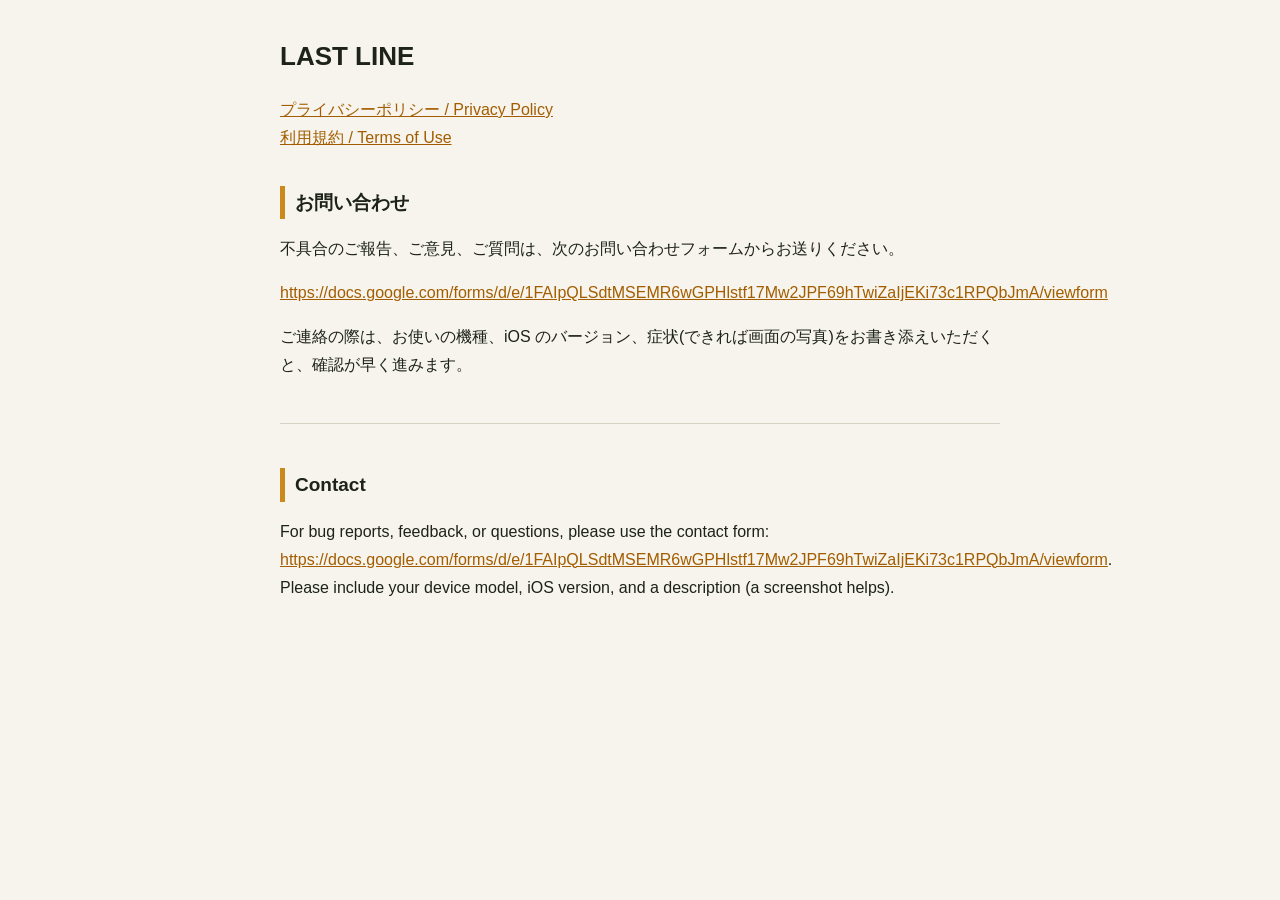
<file: index.html>
<!doctype html><html lang="ja"><head><meta charset="utf-8"><meta name="viewport" content="width=device-width,initial-scale=1"><title>LAST LINE サポート / Support</title><link rel="stylesheet" href="style.css"></head><body>
<h1>LAST LINE</h1>
<p><a href="privacy.html">プライバシーポリシー / Privacy Policy</a><br><a href="terms.html">利用規約 / Terms of Use</a></p>
<h2>お問い合わせ</h2>
<p>不具合のご報告、ご意見、ご質問は、次のお問い合わせフォームからお送りください。</p>
<p><a href="https://docs.google.com/forms/d/e/1FAIpQLSdtMSEMR6wGPHlstf17Mw2JPF69hTwiZaIjEKi73c1RPQbJmA/viewform">https://docs.google.com/forms/d/e/1FAIpQLSdtMSEMR6wGPHlstf17Mw2JPF69hTwiZaIjEKi73c1RPQbJmA/viewform</a></p>
<p>ご連絡の際は、お使いの機種、iOS のバージョン、症状(できれば画面の写真)をお書き添えいただくと、確認が早く進みます。</p>
<hr>
<h2>Contact</h2>
<p>For bug reports, feedback, or questions, please use the contact form: <a href="https://docs.google.com/forms/d/e/1FAIpQLSdtMSEMR6wGPHlstf17Mw2JPF69hTwiZaIjEKi73c1RPQbJmA/viewform">https://docs.google.com/forms/d/e/1FAIpQLSdtMSEMR6wGPHlstf17Mw2JPF69hTwiZaIjEKi73c1RPQbJmA/viewform</a>. Please include your device model, iOS version, and a description (a screenshot helps).</p>
</body></html>
</file>
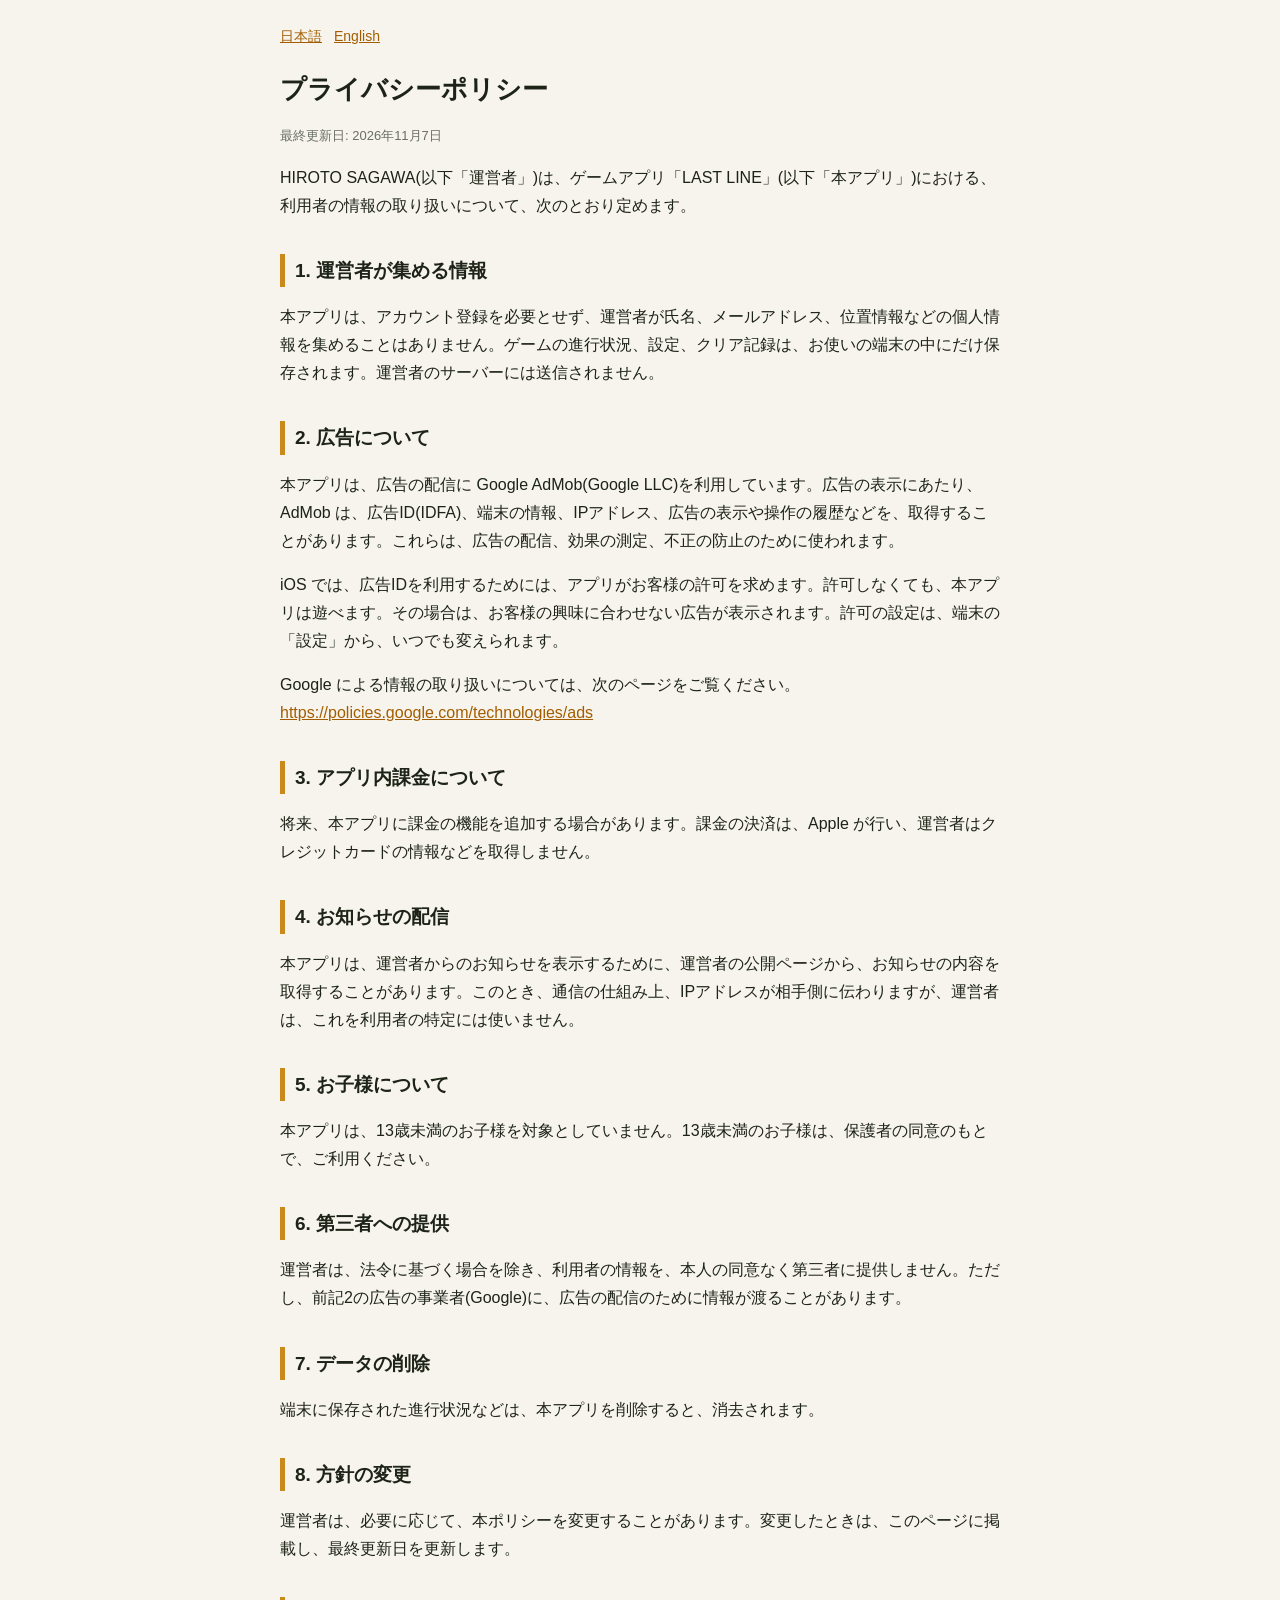
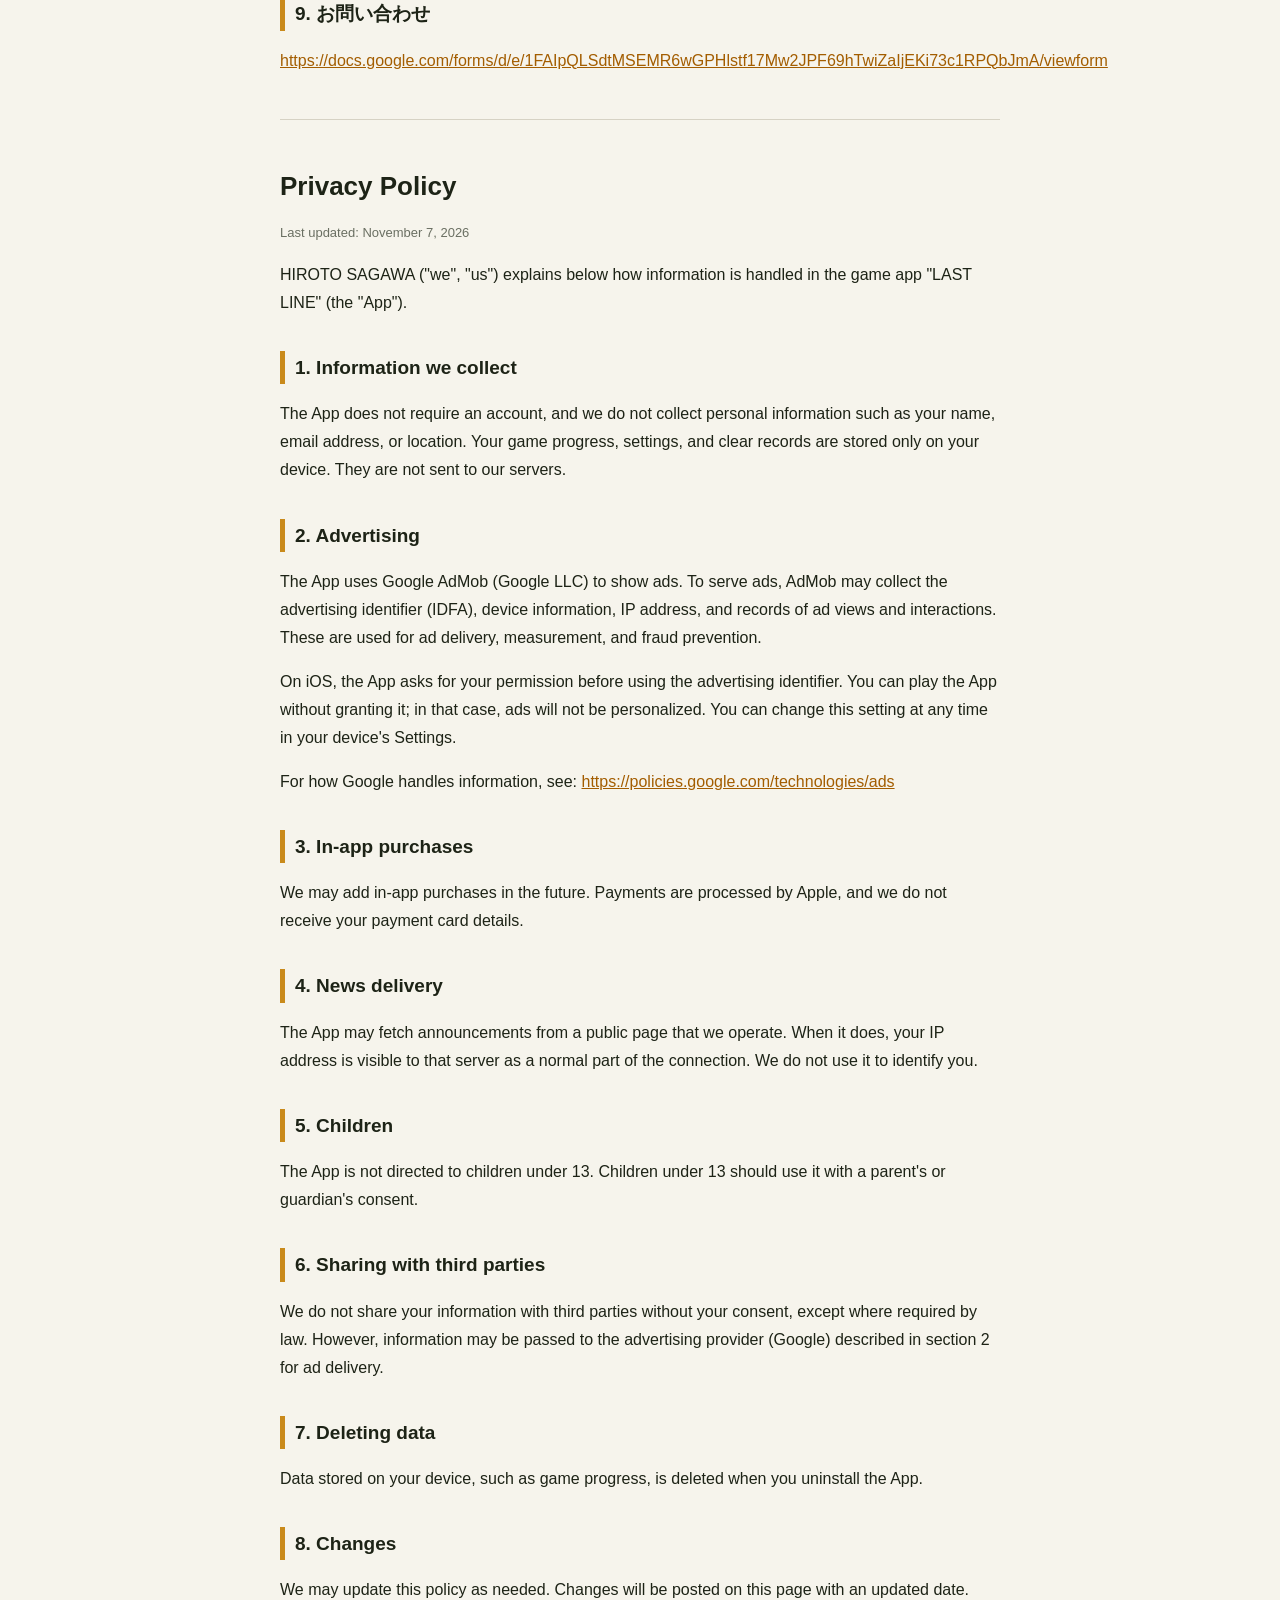
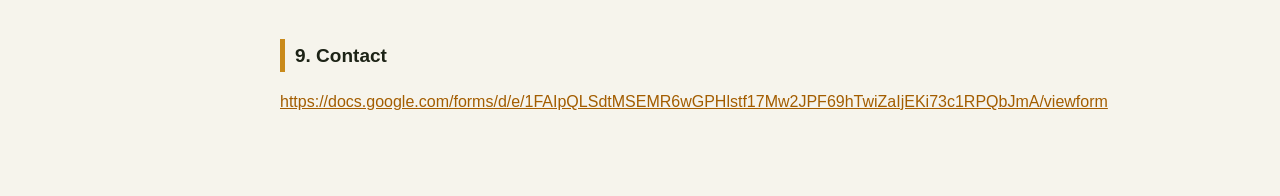
<file: privacy.html>
<!doctype html><html lang="ja"><head><meta charset="utf-8"><meta name="viewport" content="width=device-width,initial-scale=1"><title>プライバシーポリシー / Privacy Policy - LAST LINE</title><link rel="stylesheet" href="style.css"></head><body>
<div class="lang"><a href="#ja">日本語</a><a href="#en">English</a></div>
<section id="ja">
<h1>プライバシーポリシー</h1>
<p class="note">最終更新日: 2026年11月7日</p>
<p>HIROTO SAGAWA(以下「運営者」)は、ゲームアプリ「LAST LINE」(以下「本アプリ」)における、利用者の情報の取り扱いについて、次のとおり定めます。</p>
<h2>1. 運営者が集める情報</h2>
<p>本アプリは、アカウント登録を必要とせず、運営者が氏名、メールアドレス、位置情報などの個人情報を集めることはありません。ゲームの進行状況、設定、クリア記録は、お使いの端末の中にだけ保存されます。運営者のサーバーには送信されません。</p>
<h2>2. 広告について</h2>
<p>本アプリは、広告の配信に Google AdMob(Google LLC)を利用しています。広告の表示にあたり、AdMob は、広告ID(IDFA)、端末の情報、IPアドレス、広告の表示や操作の履歴などを、取得することがあります。これらは、広告の配信、効果の測定、不正の防止のために使われます。</p>
<p>iOS では、広告IDを利用するためには、アプリがお客様の許可を求めます。許可しなくても、本アプリは遊べます。その場合は、お客様の興味に合わせない広告が表示されます。許可の設定は、端末の「設定」から、いつでも変えられます。</p>
<p>Google による情報の取り扱いについては、次のページをご覧ください。<br><a href="https://policies.google.com/technologies/ads?hl=ja">https://policies.google.com/technologies/ads</a></p>
<h2>3. アプリ内課金について</h2>
<p>将来、本アプリに課金の機能を追加する場合があります。課金の決済は、Apple が行い、運営者はクレジットカードの情報などを取得しません。</p>
<h2>4. お知らせの配信</h2>
<p>本アプリは、運営者からのお知らせを表示するために、運営者の公開ページから、お知らせの内容を取得することがあります。このとき、通信の仕組み上、IPアドレスが相手側に伝わりますが、運営者は、これを利用者の特定には使いません。</p>
<h2>5. お子様について</h2>
<p>本アプリは、13歳未満のお子様を対象としていません。13歳未満のお子様は、保護者の同意のもとで、ご利用ください。</p>
<h2>6. 第三者への提供</h2>
<p>運営者は、法令に基づく場合を除き、利用者の情報を、本人の同意なく第三者に提供しません。ただし、前記2の広告の事業者(Google)に、広告の配信のために情報が渡ることがあります。</p>
<h2>7. データの削除</h2>
<p>端末に保存された進行状況などは、本アプリを削除すると、消去されます。</p>
<h2>8. 方針の変更</h2>
<p>運営者は、必要に応じて、本ポリシーを変更することがあります。変更したときは、このページに掲載し、最終更新日を更新します。</p>
<h2>9. お問い合わせ</h2>
<p><a href="https://docs.google.com/forms/d/e/1FAIpQLSdtMSEMR6wGPHlstf17Mw2JPF69hTwiZaIjEKi73c1RPQbJmA/viewform">https://docs.google.com/forms/d/e/1FAIpQLSdtMSEMR6wGPHlstf17Mw2JPF69hTwiZaIjEKi73c1RPQbJmA/viewform</a></p>
</section>
<hr>
<section id="en">
<h1>Privacy Policy</h1>
<p class="note">Last updated: November 7, 2026</p>
<p>HIROTO SAGAWA ("we", "us") explains below how information is handled in the game app "LAST LINE" (the "App").</p>
<h2>1. Information we collect</h2>
<p>The App does not require an account, and we do not collect personal information such as your name, email address, or location. Your game progress, settings, and clear records are stored only on your device. They are not sent to our servers.</p>
<h2>2. Advertising</h2>
<p>The App uses Google AdMob (Google LLC) to show ads. To serve ads, AdMob may collect the advertising identifier (IDFA), device information, IP address, and records of ad views and interactions. These are used for ad delivery, measurement, and fraud prevention.</p>
<p>On iOS, the App asks for your permission before using the advertising identifier. You can play the App without granting it; in that case, ads will not be personalized. You can change this setting at any time in your device's Settings.</p>
<p>For how Google handles information, see: <a href="https://policies.google.com/technologies/ads">https://policies.google.com/technologies/ads</a></p>
<h2>3. In-app purchases</h2>
<p>We may add in-app purchases in the future. Payments are processed by Apple, and we do not receive your payment card details.</p>
<h2>4. News delivery</h2>
<p>The App may fetch announcements from a public page that we operate. When it does, your IP address is visible to that server as a normal part of the connection. We do not use it to identify you.</p>
<h2>5. Children</h2>
<p>The App is not directed to children under 13. Children under 13 should use it with a parent's or guardian's consent.</p>
<h2>6. Sharing with third parties</h2>
<p>We do not share your information with third parties without your consent, except where required by law. However, information may be passed to the advertising provider (Google) described in section 2 for ad delivery.</p>
<h2>7. Deleting data</h2>
<p>Data stored on your device, such as game progress, is deleted when you uninstall the App.</p>
<h2>8. Changes</h2>
<p>We may update this policy as needed. Changes will be posted on this page with an updated date.</p>
<h2>9. Contact</h2>
<p><a href="https://docs.google.com/forms/d/e/1FAIpQLSdtMSEMR6wGPHlstf17Mw2JPF69hTwiZaIjEKi73c1RPQbJmA/viewform">https://docs.google.com/forms/d/e/1FAIpQLSdtMSEMR6wGPHlstf17Mw2JPF69hTwiZaIjEKi73c1RPQbJmA/viewform</a></p>
</section>
</body></html>
</file>
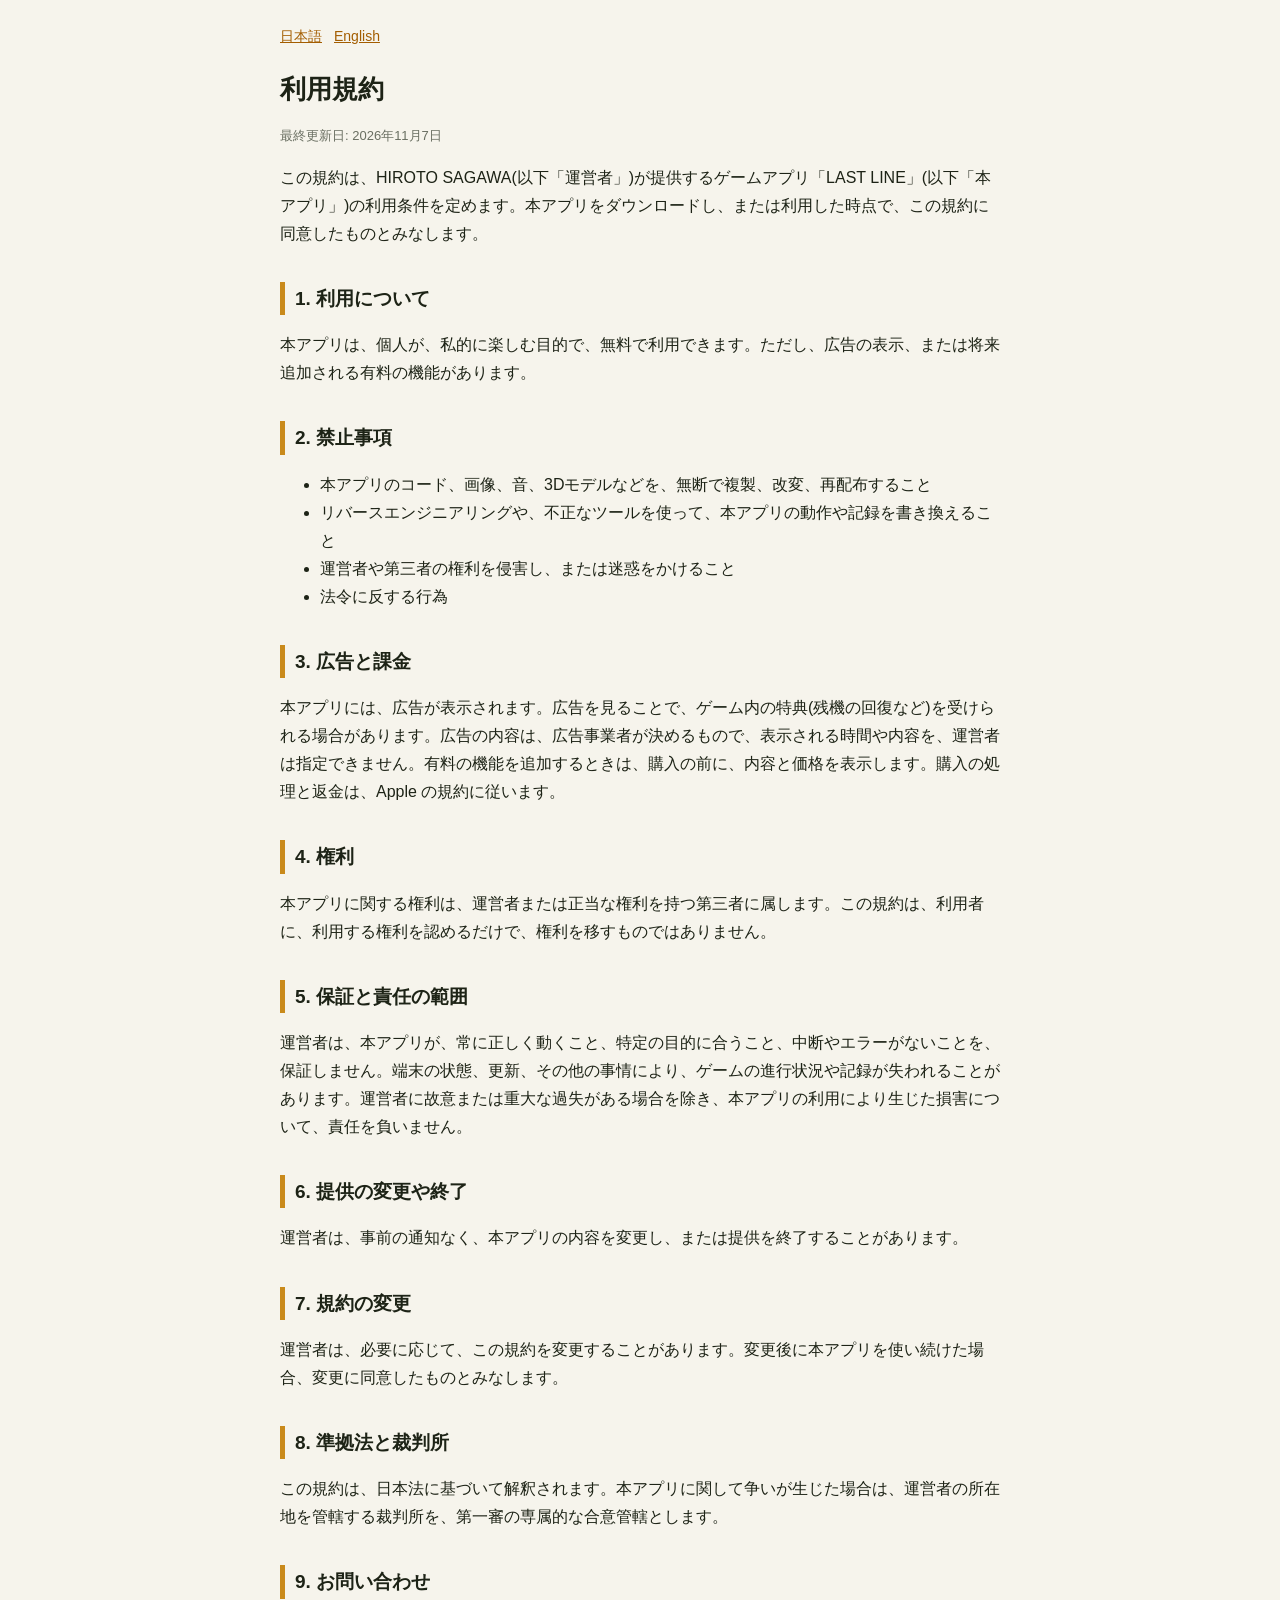
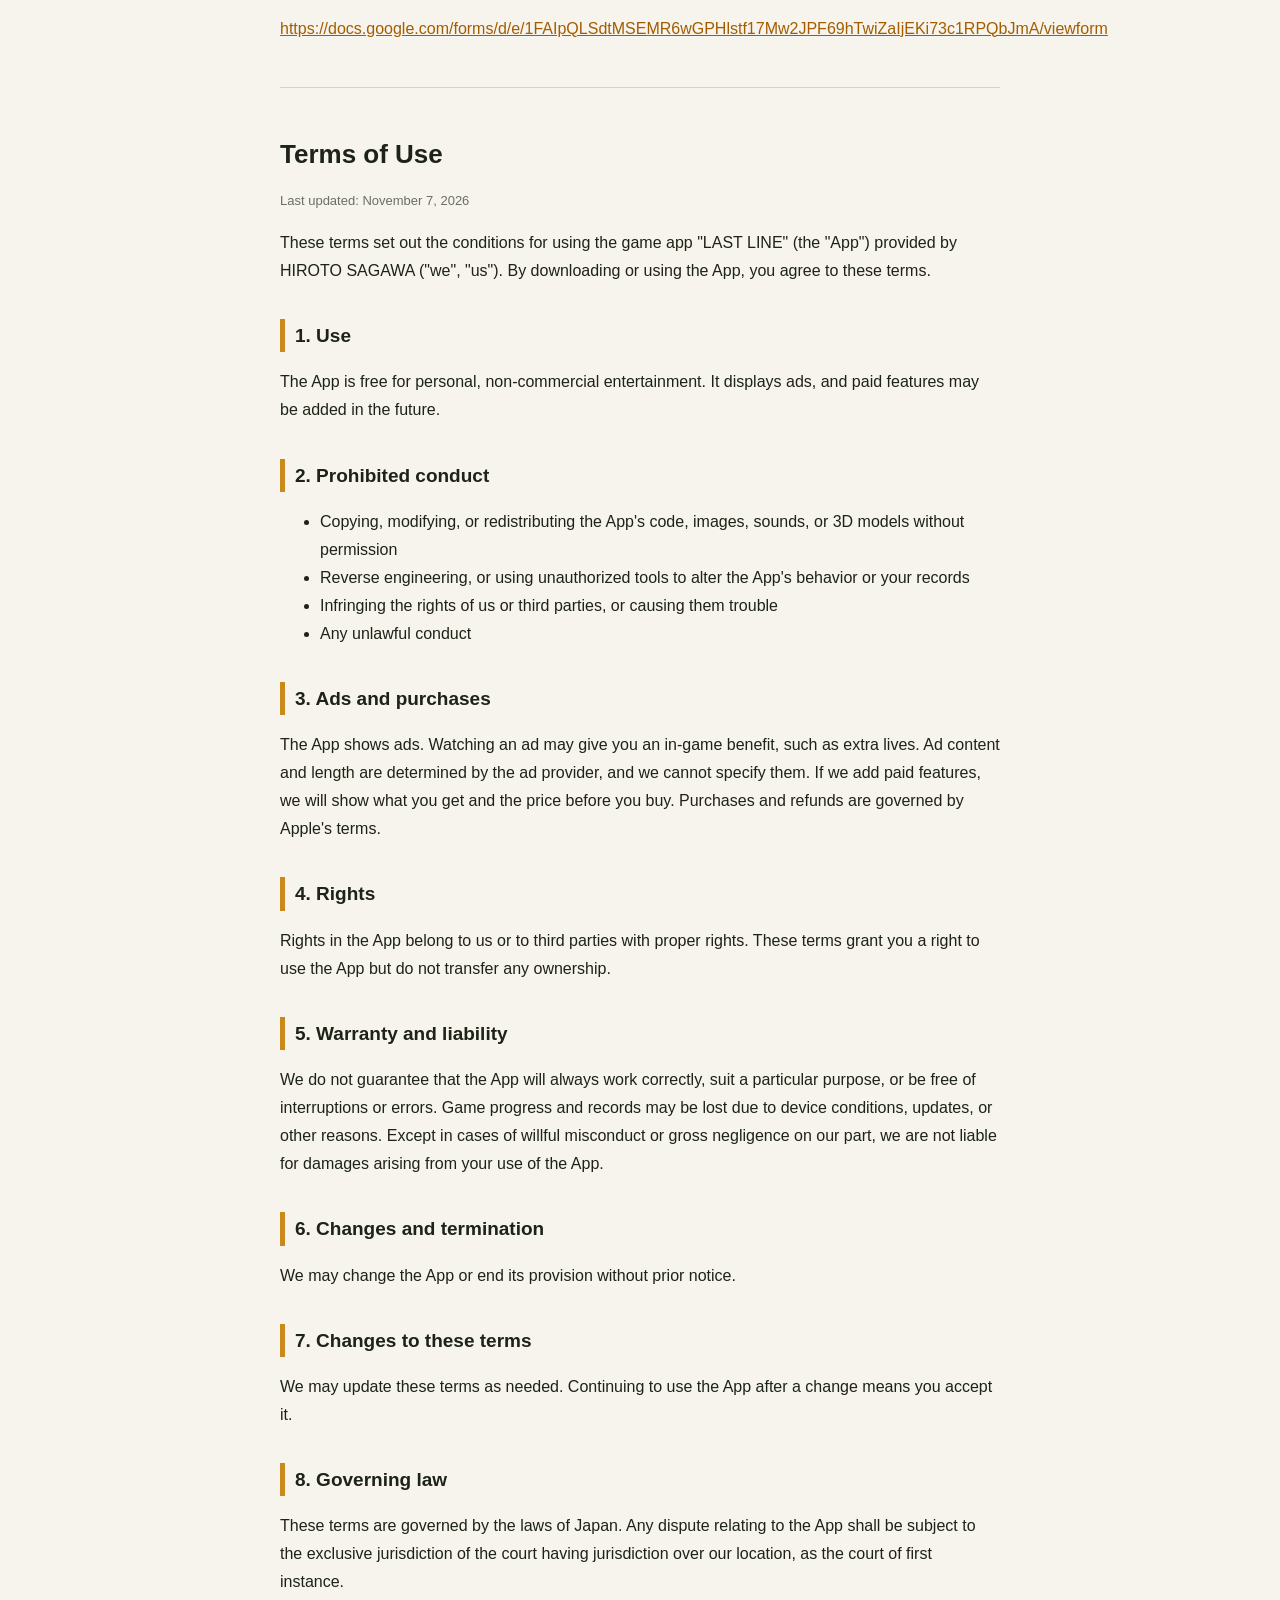
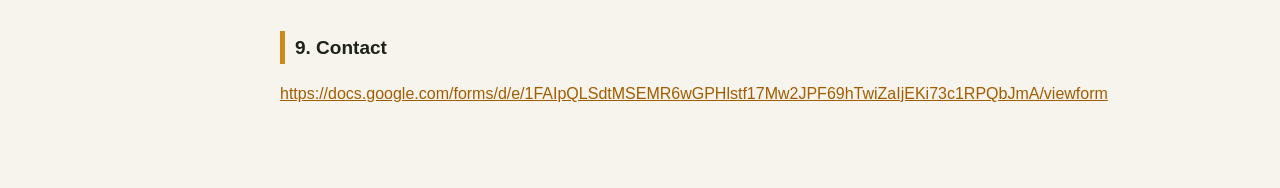
<file: terms.html>
<!doctype html><html lang="ja"><head><meta charset="utf-8"><meta name="viewport" content="width=device-width,initial-scale=1"><title>利用規約 / Terms of Use - LAST LINE</title><link rel="stylesheet" href="style.css"></head><body>
<div class="lang"><a href="#ja">日本語</a><a href="#en">English</a></div>
<section id="ja">
<h1>利用規約</h1>
<p class="note">最終更新日: 2026年11月7日</p>
<p>この規約は、HIROTO SAGAWA(以下「運営者」)が提供するゲームアプリ「LAST LINE」(以下「本アプリ」)の利用条件を定めます。本アプリをダウンロードし、または利用した時点で、この規約に同意したものとみなします。</p>
<h2>1. 利用について</h2>
<p>本アプリは、個人が、私的に楽しむ目的で、無料で利用できます。ただし、広告の表示、または将来追加される有料の機能があります。</p>
<h2>2. 禁止事項</h2>
<ul><li>本アプリのコード、画像、音、3Dモデルなどを、無断で複製、改変、再配布すること</li><li>リバースエンジニアリングや、不正なツールを使って、本アプリの動作や記録を書き換えること</li><li>運営者や第三者の権利を侵害し、または迷惑をかけること</li><li>法令に反する行為</li></ul>
<h2>3. 広告と課金</h2>
<p>本アプリには、広告が表示されます。広告を見ることで、ゲーム内の特典(残機の回復など)を受けられる場合があります。広告の内容は、広告事業者が決めるもので、表示される時間や内容を、運営者は指定できません。有料の機能を追加するときは、購入の前に、内容と価格を表示します。購入の処理と返金は、Apple の規約に従います。</p>
<h2>4. 権利</h2>
<p>本アプリに関する権利は、運営者または正当な権利を持つ第三者に属します。この規約は、利用者に、利用する権利を認めるだけで、権利を移すものではありません。</p>
<h2>5. 保証と責任の範囲</h2>
<p>運営者は、本アプリが、常に正しく動くこと、特定の目的に合うこと、中断やエラーがないことを、保証しません。端末の状態、更新、その他の事情により、ゲームの進行状況や記録が失われることがあります。運営者に故意または重大な過失がある場合を除き、本アプリの利用により生じた損害について、責任を負いません。</p>
<h2>6. 提供の変更や終了</h2>
<p>運営者は、事前の通知なく、本アプリの内容を変更し、または提供を終了することがあります。</p>
<h2>7. 規約の変更</h2>
<p>運営者は、必要に応じて、この規約を変更することがあります。変更後に本アプリを使い続けた場合、変更に同意したものとみなします。</p>
<h2>8. 準拠法と裁判所</h2>
<p>この規約は、日本法に基づいて解釈されます。本アプリに関して争いが生じた場合は、運営者の所在地を管轄する裁判所を、第一審の専属的な合意管轄とします。</p>
<h2>9. お問い合わせ</h2>
<p><a href="https://docs.google.com/forms/d/e/1FAIpQLSdtMSEMR6wGPHlstf17Mw2JPF69hTwiZaIjEKi73c1RPQbJmA/viewform">https://docs.google.com/forms/d/e/1FAIpQLSdtMSEMR6wGPHlstf17Mw2JPF69hTwiZaIjEKi73c1RPQbJmA/viewform</a></p>
</section>
<hr>
<section id="en">
<h1>Terms of Use</h1>
<p class="note">Last updated: November 7, 2026</p>
<p>These terms set out the conditions for using the game app "LAST LINE" (the "App") provided by HIROTO SAGAWA ("we", "us"). By downloading or using the App, you agree to these terms.</p>
<h2>1. Use</h2>
<p>The App is free for personal, non-commercial entertainment. It displays ads, and paid features may be added in the future.</p>
<h2>2. Prohibited conduct</h2>
<ul><li>Copying, modifying, or redistributing the App's code, images, sounds, or 3D models without permission</li><li>Reverse engineering, or using unauthorized tools to alter the App's behavior or your records</li><li>Infringing the rights of us or third parties, or causing them trouble</li><li>Any unlawful conduct</li></ul>
<h2>3. Ads and purchases</h2>
<p>The App shows ads. Watching an ad may give you an in-game benefit, such as extra lives. Ad content and length are determined by the ad provider, and we cannot specify them. If we add paid features, we will show what you get and the price before you buy. Purchases and refunds are governed by Apple's terms.</p>
<h2>4. Rights</h2>
<p>Rights in the App belong to us or to third parties with proper rights. These terms grant you a right to use the App but do not transfer any ownership.</p>
<h2>5. Warranty and liability</h2>
<p>We do not guarantee that the App will always work correctly, suit a particular purpose, or be free of interruptions or errors. Game progress and records may be lost due to device conditions, updates, or other reasons. Except in cases of willful misconduct or gross negligence on our part, we are not liable for damages arising from your use of the App.</p>
<h2>6. Changes and termination</h2>
<p>We may change the App or end its provision without prior notice.</p>
<h2>7. Changes to these terms</h2>
<p>We may update these terms as needed. Continuing to use the App after a change means you accept it.</p>
<h2>8. Governing law</h2>
<p>These terms are governed by the laws of Japan. Any dispute relating to the App shall be subject to the exclusive jurisdiction of the court having jurisdiction over our location, as the court of first instance.</p>
<h2>9. Contact</h2>
<p><a href="https://docs.google.com/forms/d/e/1FAIpQLSdtMSEMR6wGPHlstf17Mw2JPF69hTwiZaIjEKi73c1RPQbJmA/viewform">https://docs.google.com/forms/d/e/1FAIpQLSdtMSEMR6wGPHlstf17Mw2JPF69hTwiZaIjEKi73c1RPQbJmA/viewform</a></p>
</section>
</body></html>
</file>
<file: style.css>
:root{color-scheme:light dark}
body{font:16px/1.75 -apple-system,BlinkMacSystemFont,"Hiragino Sans","Noto Sans JP",sans-serif;max-width:720px;margin:0 auto;padding:24px 18px 64px;color:#1d2316;background:#f6f4ec}
h1{font-size:26px;margin:.4em 0}h2{font-size:19px;margin:1.8em 0 .4em;border-left:5px solid #c98a1b;padding-left:10px}
a{color:#a35d00}.lang{font-size:14px;margin-bottom:18px}.lang a{margin-right:12px}
.note{font-size:13px;color:#6a6f62}hr{border:0;border-top:1px solid #d6d2c4;margin:44px 0}
@media (prefers-color-scheme:dark){body{background:#161b11;color:#e8eee0}a{color:#f0b84a}hr{border-color:#3a4230}.note{color:#9aa38d}}
</file>
